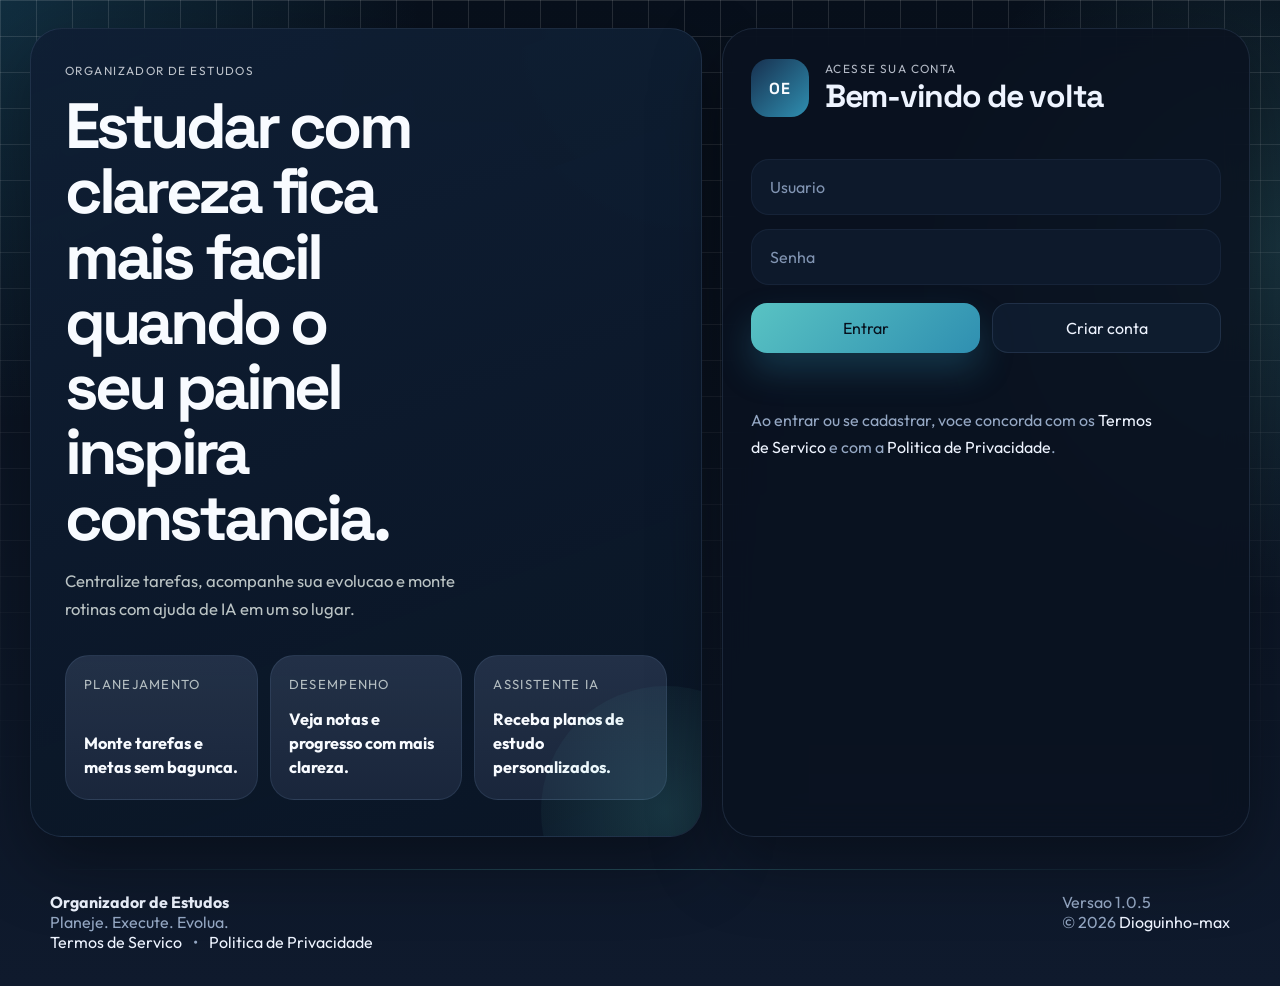
<file: index.html>
<!DOCTYPE html>
<html lang="pt-BR">
<head>
    <meta charset="UTF-8">
    <meta name="viewport" content="width=device-width, initial-scale=1.0">
    <title>Login | Organizador de Estudos</title>
    <link rel="preconnect" href="https://fonts.googleapis.com">
    <link rel="preconnect" href="https://fonts.gstatic.com" crossorigin>
    <link href="https://fonts.googleapis.com/css2?family=Outfit:wght@400;500;600;700&family=Space+Grotesk:wght@500;700&display=swap" rel="stylesheet">
    <link rel="stylesheet" href="login.css">
    <link rel="icon" type="image/png" sizes="32x32" href="favicon-32x32.png">
</head>
<body>
    <main class="login-layout">
        <section class="login-showcase">
            <p class="eyebrow">Organizador de Estudos</p>
            <h1>Estudar com clareza fica mais facil quando o seu painel inspira constancia.</h1>
            <p class="showcase-text">
                Centralize tarefas, acompanhe sua evolucao e monte rotinas com ajuda de IA em um so lugar.
            </p>

            <div class="showcase-grid">
                <article class="showcase-card">
                    <span>Planejamento</span>
                    <strong>Monte tarefas e metas sem bagunca.</strong>
                </article>
                <article class="showcase-card">
                    <span>Desempenho</span>
                    <strong>Veja notas e progresso com mais clareza.</strong>
                </article>
                <article class="showcase-card">
                    <span>Assistente IA</span>
                    <strong>Receba planos de estudo personalizados.</strong>
                </article>
            </div>
        </section>

        <section class="login-panel">
            <div class="login-brand">
                <span class="brand-mark">OE</span>
                <div>
                    <p class="eyebrow">Acesse sua conta</p>
                    <h2>Bem-vindo de volta</h2>
                </div>
            </div>

            <div class="input-box">
                <label class="sr-only" for="username">Usuario</label>
                <input type="text" id="username" placeholder="Usuario" required>
            </div>

            <div class="input-box">
                <label class="sr-only" for="password">Senha</label>
                <input type="password" id="password" placeholder="Senha" required>
            </div>

            <div class="button-group">
                <button onclick="login()" class="btn-login">Entrar</button>
                <button onclick="register()" class="btn-register">Criar conta</button>
            </div>

            <p id="mensagem" class="msg"></p>
            <p class="login-termos">
                Ao entrar ou se cadastrar, voce concorda com os
                <a href="termos.html" target="_blank" rel="noopener noreferrer">Termos de Servico</a>
                e com a
                <a href="privacidade.html" target="_blank" rel="noopener noreferrer">Politica de Privacidade</a>.
            </p>
        </section>
    </main>

    <footer class="footer">
        <div class="footer-line"></div>
        <div class="footer-container">
            <div class="footer-left">
                <h4>Organizador de Estudos</h4>
                <p>Planeje. Execute. Evolua.</p>
                <a href="termos.html" target="_blank" rel="noopener noreferrer">Termos de Servico</a>
                <span class="footer-divider">&bull;</span>
                <a href="privacidade.html" target="_blank" rel="noopener noreferrer">Politica de Privacidade</a>
            </div>

            <div class="footer-right">
                <p>Versao 1.0.5</p>
                <p>
                    &copy; <span id="anoAtual"></span>
                    <a href="https://github.com/Dioguinho-max" target="_blank" rel="noopener noreferrer">Dioguinho-max</a>
                </p>
            </div>
        </div>
    </footer>

    <script src="script.js"></script>
</body>
</html>
</file>
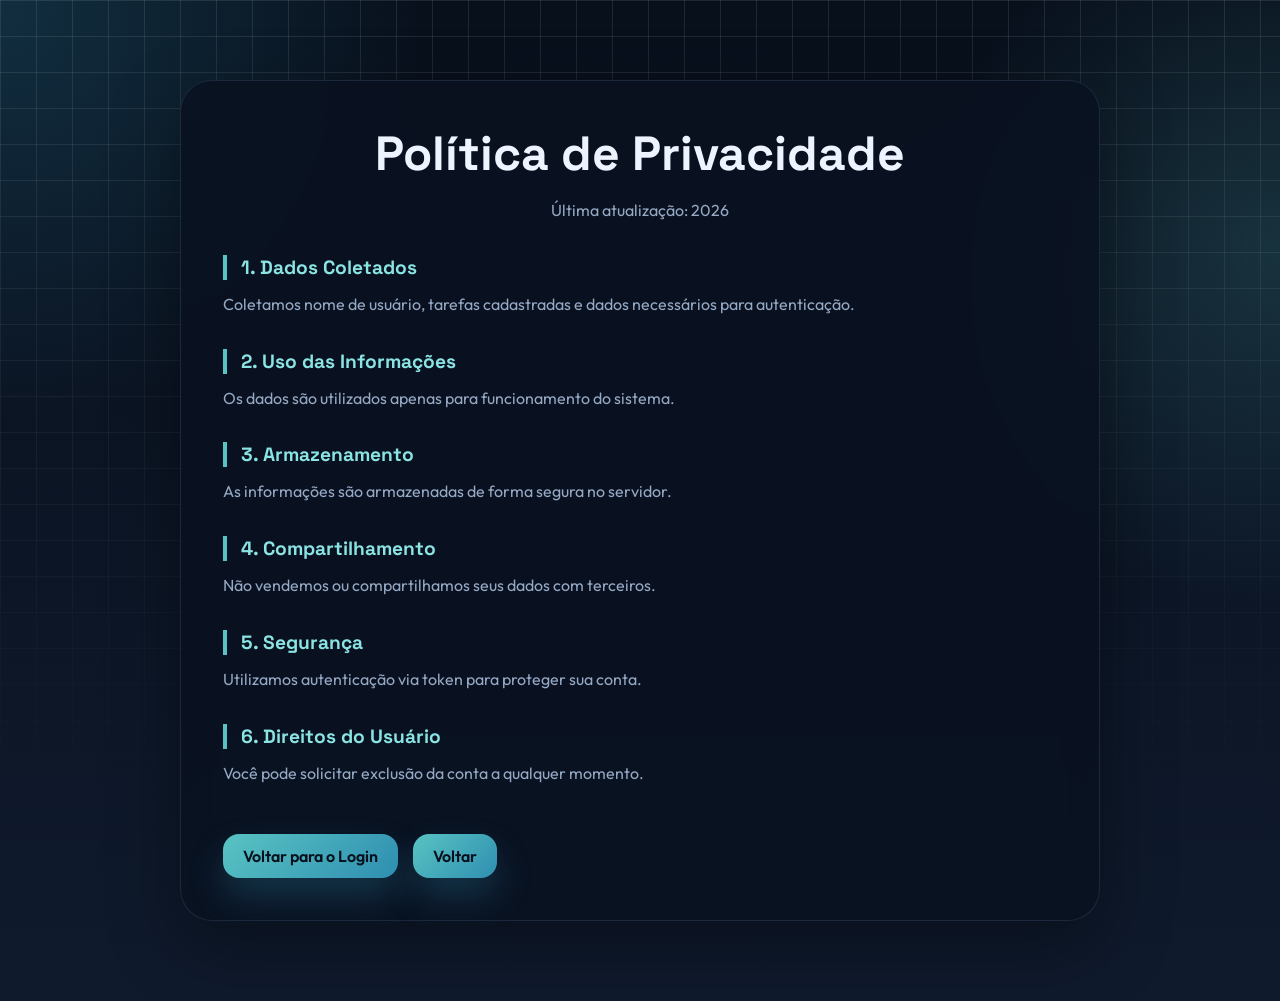
<file: privacidade.html>
<!DOCTYPE html>
<html lang="pt-BR">
<head>
<meta charset="UTF-8">
<meta name="viewport" content="width=device-width, initial-scale=1.0">
<title>Política de Privacidade</title>
<link rel="stylesheet" href="style.css">
</head>
<body>

<div class="container-termos">

<h1>Política de Privacidade</h1>

<p>Última atualização: 2026</p>

<h2>1. Dados Coletados</h2>
<p>Coletamos nome de usuário, tarefas cadastradas e dados necessários para autenticação.</p>

<h2>2. Uso das Informações</h2>
<p>Os dados são utilizados apenas para funcionamento do sistema.</p>

<h2>3. Armazenamento</h2>
<p>As informações são armazenadas de forma segura no servidor.</p>

<h2>4. Compartilhamento</h2>
<p>Não vendemos ou compartilhamos seus dados com terceiros.</p>

<h2>5. Segurança</h2>
<p>Utilizamos autenticação via token para proteger sua conta.</p>

<h2>6. Direitos do Usuário</h2>
<p>Você pode solicitar exclusão da conta a qualquer momento.</p>

<a href="index.html" class="btn-voltar" onclick="return fecharOuVoltar('index.html')">Voltar para o Login</a>
<a href="dashboard.html" class="btn-voltar" onclick="return fecharOuVoltar('dashboard.html')">Voltar</a>

</div>

<script>
function fecharOuVoltar(destino) {
    window.close();

    setTimeout(() => {
        if (!window.closed) {
            window.location.href = destino;
        }
    }, 150);

    return false;
}
</script>

</body>
</html>
</file>
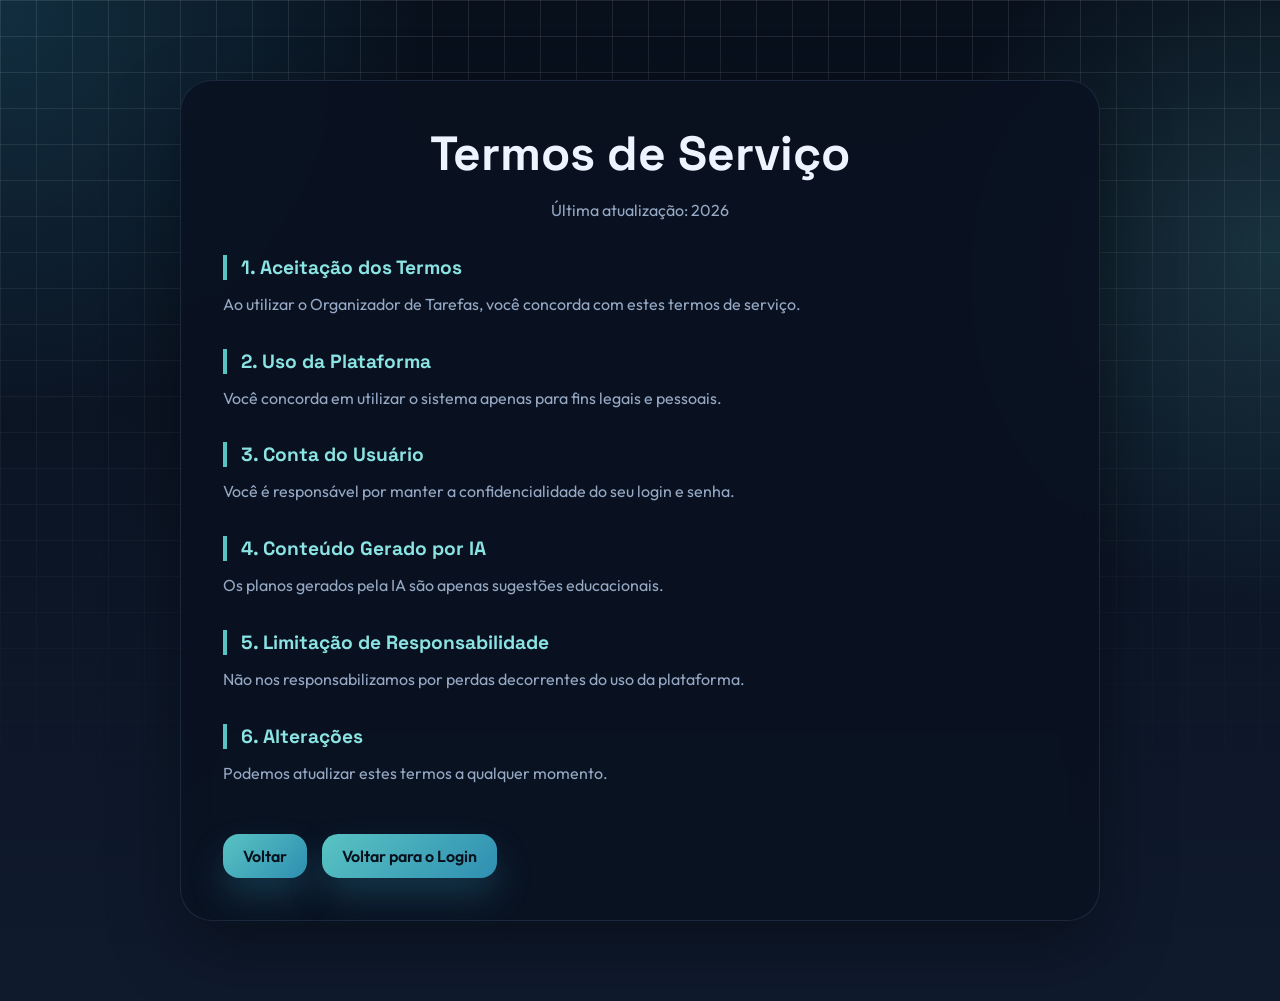
<file: termos.html>
<!DOCTYPE html>
<html lang="pt-BR">
<head>
<meta charset="UTF-8">
<meta name="viewport" content="width=device-width, initial-scale=1.0">
<title>Termos de Serviço</title>
<link rel="stylesheet" href="style.css">
</head>
<body>

<div class="container-termos">

<h1>Termos de Serviço</h1>

<p>Última atualização: 2026</p>

<h2>1. Aceitação dos Termos</h2>
<p>Ao utilizar o Organizador de Tarefas, você concorda com estes termos de serviço.</p>

<h2>2. Uso da Plataforma</h2>
<p>Você concorda em utilizar o sistema apenas para fins legais e pessoais.</p>

<h2>3. Conta do Usuário</h2>
<p>Você é responsável por manter a confidencialidade do seu login e senha.</p>

<h2>4. Conteúdo Gerado por IA</h2>
<p>Os planos gerados pela IA são apenas sugestões educacionais.</p>

<h2>5. Limitação de Responsabilidade</h2>
<p>Não nos responsabilizamos por perdas decorrentes do uso da plataforma.</p>

<h2>6. Alterações</h2>
<p>Podemos atualizar estes termos a qualquer momento.</p>

<a href="dashboard.html" class="btn-voltar" onclick="return fecharOuVoltar('dashboard.html')">Voltar</a>
<a href="index.html" class="btn-voltar" onclick="return fecharOuVoltar('index.html')">Voltar para o Login</a>

</div>

<script>
function fecharOuVoltar(destino) {
    window.close();

    setTimeout(() => {
        if (!window.closed) {
            window.location.href = destino;
        }
    }, 150);

    return false;
}
</script>

</body>
</html>
</file>
<file: login.css>
@import url('https://fonts.googleapis.com/css2?family=Outfit:wght@400;500;600;700&family=Space+Grotesk:wght@500;700&display=swap');

:root {
    --bg-main: #09111f;
    --panel: rgba(10, 18, 32, 0.86);
    --panel-strong: #091724;
    --input: rgba(14, 27, 45, 0.94);
    --border: rgba(124, 154, 196, 0.16);
    --text-main: #eef4ff;
    --text-soft: #95a8c4;
    --text-light: #f8fbff;
    --accent: #59c3c3;
    --accent-strong: #2f8fb1;
    --shadow: 0 26px 70px rgba(0, 0, 0, 0.36);
}

* {
    margin: 0;
    padding: 0;
    box-sizing: border-box;
}

body {
    min-height: 100vh;
    font-family: 'Outfit', sans-serif;
    color: var(--text-main);
    background:
        radial-gradient(circle at top left, rgba(47, 143, 177, 0.24), transparent 26%),
        radial-gradient(circle at right 25%, rgba(89, 195, 195, 0.18), transparent 24%),
        linear-gradient(180deg, #08101c 0%, #0f1a2d 100%);
    display: flex;
    flex-direction: column;
}

body::before {
    content: "";
    position: fixed;
    inset: 0;
    pointer-events: none;
    background-image: linear-gradient(rgba(255, 255, 255, 0.18) 1px, transparent 1px),
        linear-gradient(90deg, rgba(255, 255, 255, 0.18) 1px, transparent 1px);
    background-size: 36px 36px;
    mask-image: linear-gradient(180deg, rgba(0, 0, 0, 0.7), transparent 92%);
}

.login-layout {
    width: min(1220px, calc(100% - 32px));
    margin: 0 auto;
    padding: 28px 0 32px;
    display: grid;
    grid-template-columns: minmax(0, 1.12fr) minmax(380px, 0.88fr);
    gap: 20px;
    flex: 1;
    align-items: stretch;
}

.login-showcase,
.login-panel {
    border-radius: 32px;
    border: 1px solid var(--border);
    box-shadow: var(--shadow);
    backdrop-filter: blur(16px);
}

.login-showcase {
    padding: 34px 34px 36px;
    background:
        linear-gradient(160deg, rgba(15, 31, 52, 0.98), rgba(10, 21, 37, 0.95)),
        radial-gradient(circle at top right, rgba(89, 195, 195, 0.22), transparent 30%);
    color: var(--text-light);
    display: grid;
    align-content: start;
    gap: 16px;
    position: relative;
    overflow: hidden;
}

.login-showcase::after {
    content: "";
    position: absolute;
    inset: auto -90px -100px auto;
    width: 250px;
    height: 250px;
    border-radius: 50%;
    background: radial-gradient(circle, rgba(89, 195, 195, 0.18), rgba(89, 195, 195, 0));
    pointer-events: none;
}

.eyebrow {
    text-transform: uppercase;
    letter-spacing: 0.12em;
    font-size: 0.74rem;
    color: inherit;
    opacity: 0.75;
}

.login-showcase h1,
.login-panel h2 {
    font-family: 'Space Grotesk', sans-serif;
}

.login-showcase h1 {
    font-size: clamp(3rem, 5vw, 4.25rem);
    max-width: 9ch;
    line-height: 1.02;
    letter-spacing: -0.06em;
}

.showcase-text {
    max-width: 38ch;
    color: rgba(237, 245, 241, 0.78);
    line-height: 1.7;
    font-size: 1.04rem;
}

.showcase-grid {
    display: grid;
    grid-template-columns: repeat(3, 1fr);
    gap: 12px;
    margin-top: 16px;
}

.showcase-card {
    min-height: 132px;
    padding: 20px 18px;
    border-radius: 24px;
    background: linear-gradient(180deg, rgba(37, 51, 74, 0.92), rgba(28, 41, 63, 0.88));
    border: 1px solid rgba(124, 154, 196, 0.14);
    display: grid;
    align-content: space-between;
    gap: 16px;
}

.showcase-card span {
    font-size: 0.82rem;
    text-transform: uppercase;
    letter-spacing: 0.1em;
    color: rgba(237, 245, 241, 0.72);
}

.showcase-card strong {
    font-size: 1.02rem;
    line-height: 1.45;
}

.login-panel {
    background: var(--panel);
    padding: 30px 28px;
    display: grid;
    align-content: start;
    min-height: 100%;
}

.login-brand {
    display: flex;
    align-items: center;
    gap: 16px;
    margin-bottom: 28px;
}

.brand-mark {
    width: 58px;
    height: 58px;
    border-radius: 18px;
    display: grid;
    place-items: center;
    background: linear-gradient(135deg, #17304f, #2f8fb1);
    color: var(--text-light);
    font-family: 'Space Grotesk', sans-serif;
    font-weight: 700;
    letter-spacing: 0.08em;
}

.login-panel h2 {
    font-size: clamp(2rem, 2.4vw, 2.7rem);
    letter-spacing: -0.04em;
}

.input-box {
    position: relative;
    margin-top: 14px;
}

.input-box input {
    width: 100%;
    padding: 17px 18px;
    border-radius: 18px;
    border: 1px solid rgba(124, 154, 196, 0.08);
    background: var(--input);
    outline: none;
    color: var(--text-main);
    font: inherit;
    transition: border-color 0.2s ease, box-shadow 0.2s ease;
}

.input-box input:focus,
.input-box input:valid {
    border-color: rgba(89, 195, 195, 0.54);
    box-shadow: 0 0 0 4px rgba(89, 195, 195, 0.14);
}

.input-box input::placeholder {
    color: #8194b2;
}

.button-group {
    display: grid;
    grid-template-columns: 1fr 1fr;
    gap: 12px;
    margin-top: 18px;
}

.btn-login,
.btn-register {
    border: 0;
    border-radius: 16px;
    padding: 14px;
    cursor: pointer;
    font: inherit;
    transition: transform 0.2s ease, box-shadow 0.2s ease;
}

.btn-login:hover,
.btn-register:hover {
    transform: translateY(-2px);
}

.btn-login {
    background: linear-gradient(135deg, var(--accent), var(--accent-strong));
    color: #07111d;
    box-shadow: 0 18px 34px rgba(47, 143, 177, 0.28);
}

.btn-register {
    background: rgba(17, 31, 50, 0.78);
    color: var(--text-main);
    border: 1px solid var(--border);
}

.msg {
    min-height: 24px;
    margin-top: 12px;
    text-align: left;
    color: var(--accent-strong);
}

.login-termos {
    margin-top: 18px;
    color: var(--text-soft);
    line-height: 1.7;
    max-width: 38ch;
}

.sr-only {
    position: absolute;
    width: 1px;
    height: 1px;
    padding: 0;
    margin: -1px;
    overflow: hidden;
    clip: rect(0, 0, 0, 0);
    white-space: nowrap;
    border: 0;
}

.login-termos a,
.footer a {
    color: var(--text-main);
    text-decoration: none;
}

.footer {
    padding: 0 0 34px;
}

.footer-line {
    width: min(1180px, calc(100% - 32px));
    height: 1px;
    margin: 0 auto 22px;
    background: linear-gradient(90deg, transparent, rgba(89, 195, 195, 0.3), transparent);
}

.footer-container {
    width: min(1180px, calc(100% - 32px));
    margin: 0 auto;
    display: flex;
    justify-content: space-between;
    gap: 20px;
    flex-wrap: wrap;
}

.footer-left p,
.footer-right p,
.footer-divider {
    color: var(--text-soft);
}

.footer-divider {
    margin: 0 8px;
}

input:-webkit-autofill,
input:-webkit-autofill:hover,
input:-webkit-autofill:focus,
input:-webkit-autofill:active {
    -webkit-box-shadow: 0 0 0 1000px var(--input) inset !important;
    -webkit-text-fill-color: var(--text-main) !important;
    transition: background-color 9999s ease-in-out 0s;
}

@media (max-width: 980px) {
    .login-layout,
    .showcase-grid,
    .button-group {
        grid-template-columns: 1fr;
    }

    .login-showcase h1 {
        max-width: 100%;
    }

    .login-layout {
        gap: 18px;
    }
}

@media (max-width: 760px) {
    .login-layout {
        width: min(100% - 20px, 1180px);
        padding-top: 20px;
    }

    .login-showcase,
    .login-panel {
        padding: 26px;
        border-radius: 26px;
    }

    .footer-container {
        flex-direction: column;
    }
}
</file>
<file: style.css>
@import url('https://fonts.googleapis.com/css2?family=Outfit:wght@400;500;600;700&family=Space+Grotesk:wght@500;700&display=swap');

:root {
    --bg-main: #09111f;
    --panel: rgba(10, 18, 32, 0.88);
    --panel-soft: rgba(14, 27, 45, 0.78);
    --border: rgba(124, 154, 196, 0.16);
    --text-main: #eef4ff;
    --text-soft: #95a8c4;
    --accent: #59c3c3;
    --accent-strong: #2f8fb1;
    --shadow: 0 26px 70px rgba(0, 0, 0, 0.36);
}

* {
    box-sizing: border-box;
}

body {
    min-height: 100vh;
    margin: 0;
    padding: 32px 20px;
    position: relative;
    font-family: 'Outfit', sans-serif;
    color: var(--text-main);
    background:
        radial-gradient(circle at top left, rgba(47, 143, 177, 0.24), transparent 26%),
        radial-gradient(circle at right 25%, rgba(89, 195, 195, 0.18), transparent 24%),
        linear-gradient(180deg, #08101c 0%, #0f1a2d 100%);
}

body::before {
    content: "";
    position: fixed;
    inset: 0;
    pointer-events: none;
    background-image: linear-gradient(rgba(255, 255, 255, 0.14) 1px, transparent 1px),
        linear-gradient(90deg, rgba(255, 255, 255, 0.14) 1px, transparent 1px);
    background-size: 36px 36px;
    mask-image: linear-gradient(180deg, rgba(0, 0, 0, 0.7), transparent 92%);
}

.container-termos {
    position: relative;
    z-index: 1;
    width: min(920px, 100%);
    margin: 48px auto;
    padding: 42px;
    background: var(--panel);
    border: 1px solid var(--border);
    border-radius: 32px;
    box-shadow: var(--shadow);
    backdrop-filter: blur(16px);
    animation: fadeIn 0.45s ease;
}

.container-termos h1,
.container-termos h2 {
    font-family: 'Space Grotesk', sans-serif;
}

.container-termos h1 {
    margin: 0 0 12px;
    text-align: center;
    font-size: clamp(2rem, 4vw, 3rem);
    color: var(--text-main);
}

.container-termos h2 {
    margin-top: 30px;
    margin-bottom: 10px;
    padding-left: 14px;
    font-size: 1.2rem;
    color: #8be4e4;
    border-left: 4px solid var(--accent);
}

.container-termos p {
    margin-top: 10px;
    line-height: 1.8;
    color: var(--text-soft);
    font-size: 1rem;
}

.container-termos p:first-of-type {
    text-align: center;
    margin-bottom: 24px;
}

.container-termos p a {
    color: #8be4e4;
    text-decoration: none;
}

.container-termos p a:hover {
    text-decoration: underline;
}

.btn-voltar {
    display: inline-flex;
    align-items: center;
    justify-content: center;
    margin-top: 30px;
    margin-right: 12px;
    padding: 12px 20px;
    border-radius: 16px;
    background: linear-gradient(135deg, var(--accent), var(--accent-strong));
    color: #07111d;
    font-weight: 600;
    text-decoration: none;
    transition: transform 0.2s ease, box-shadow 0.2s ease;
    box-shadow: 0 18px 34px rgba(47, 143, 177, 0.28);
}

.btn-voltar:hover {
    transform: translateY(-2px);
    box-shadow: 0 22px 38px rgba(47, 143, 177, 0.34);
}

.btn-voltar.canto {
    position: absolute;
    top: 20px;
    left: 20px;
    margin-top: 0;
}

@keyframes fadeIn {
    from {
        opacity: 0;
        transform: translateY(20px);
    }
    to {
        opacity: 1;
        transform: translateY(0);
    }
}

@media (max-width: 760px) {
    body {
        padding: 18px 12px;
    }

    .container-termos {
        margin: 20px auto;
        padding: 26px;
        border-radius: 24px;
    }

    .btn-voltar {
        width: 100%;
        margin-right: 0;
    }
}
</file>
